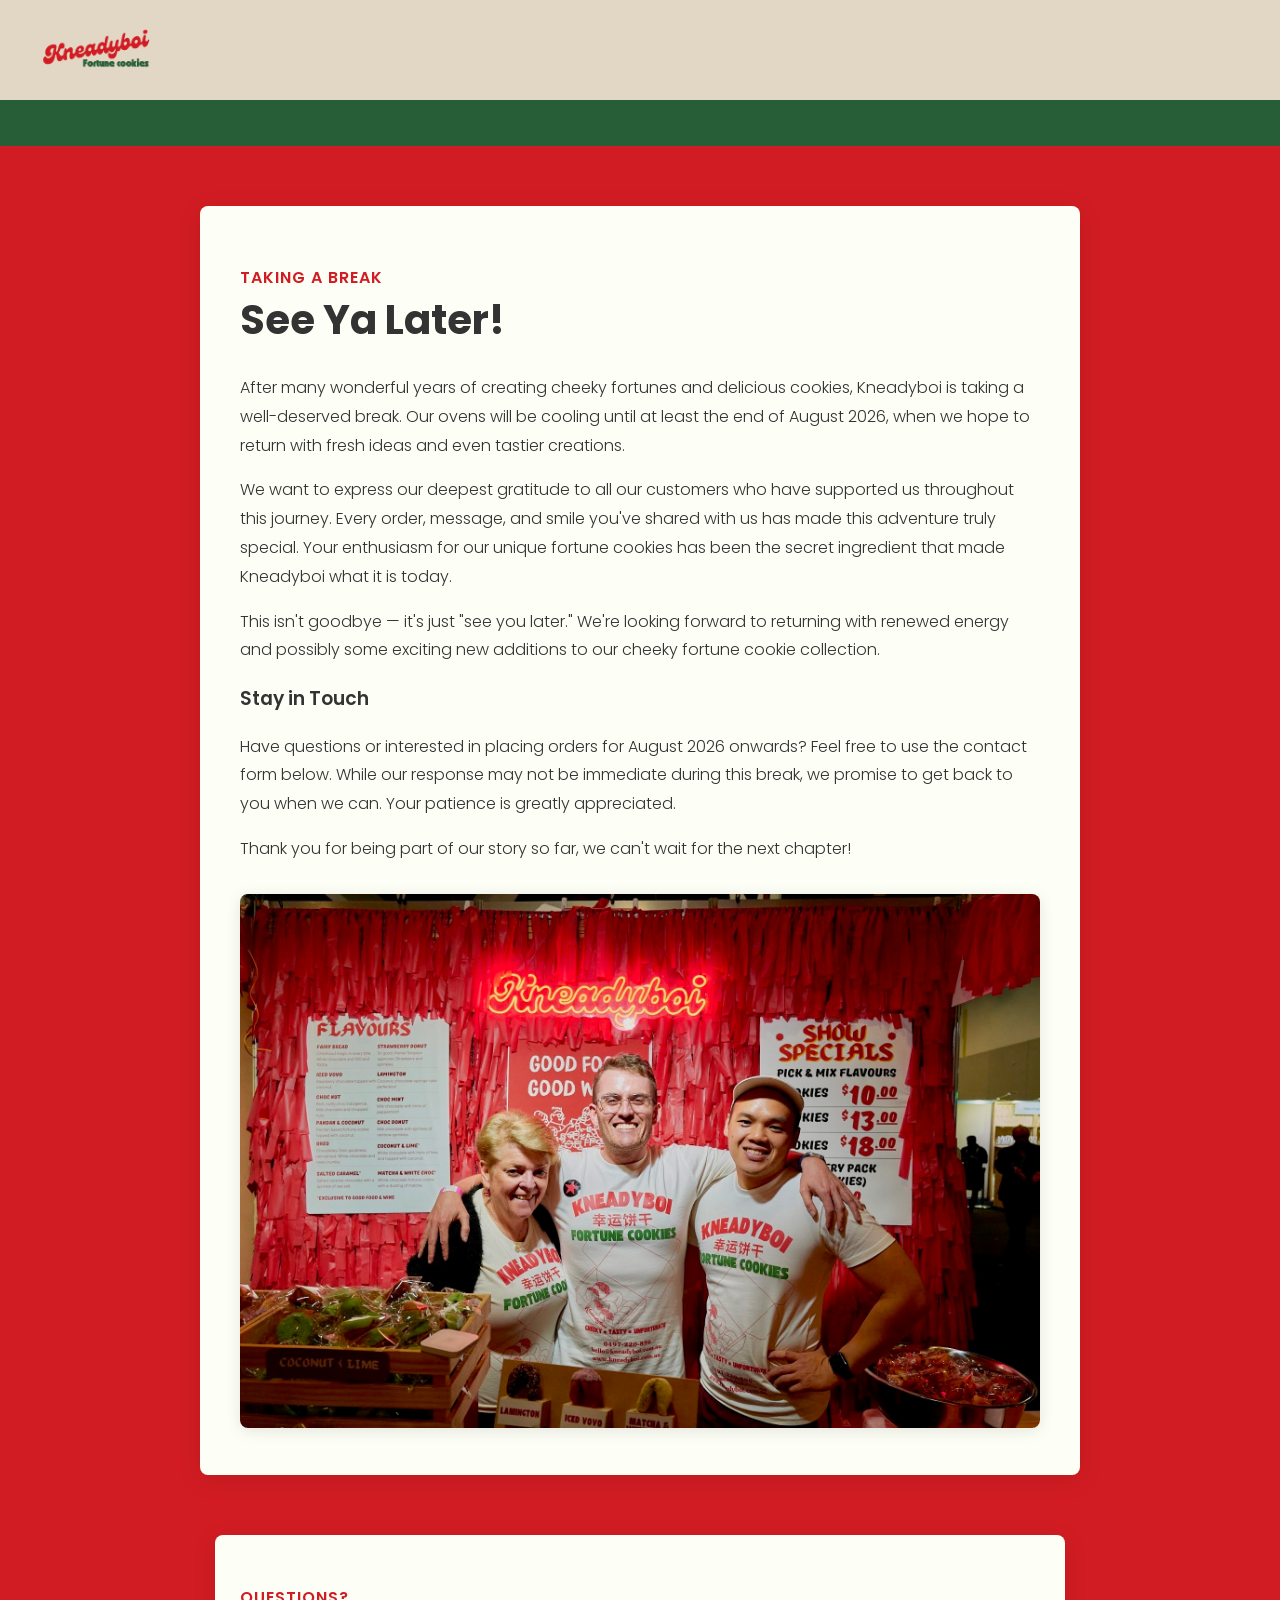
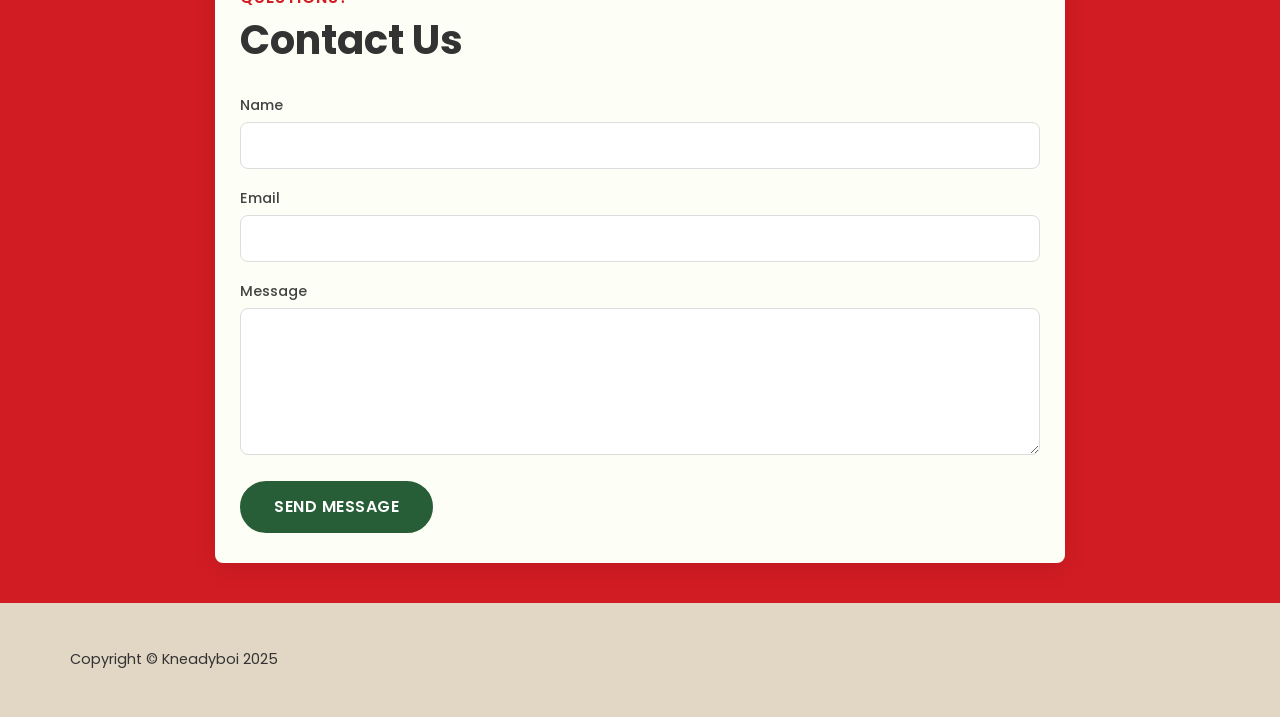
<file: index.html>
<!DOCTYPE html>
<html lang="en">
<head>
    <meta charset="utf-8" />
    <meta name="viewport" content="width=device-width, initial-scale=1, shrink-to-fit=no" />
    <meta name="description" content="After many wonderful years of creating cheeky fortunes and delicious cookies, Kneadyboi is taking a well-deserved break. We'll be back in August 2026." />
    <meta name="author" content="Kneadyboi" />
    <title>Kneadyboi - Thank You</title>
    <!-- Favicon-->
    <link rel="icon" type="image/x-icon" href="assets/favicon.ico" />
    <!-- Font Awesome icons -->
    <link href="https://cdnjs.cloudflare.com/ajax/libs/font-awesome/5.15.4/css/all.min.css" rel="stylesheet" />
    <!-- Google fonts-->
    <link href="https://fonts.googleapis.com/css2?family=Poppins:wght@300;400;500;600;700&display=swap" rel="stylesheet">
    <!-- Core CSS -->
    <link href="css/styles.css" rel="stylesheet" />
</head>
<body>
    <header>
        <div class="container">
            <div class="logo-area">
                <img src="assets/img/your-logo.png" alt="Kneadyboi Logo">
            </div>
        </div>
    </header>
    
    <!-- Green banner with scrolling text -->
    <div class="marquee-banner">
        <div class="marquee-content">
            Cheeky fortune cookies without the cheeky Chinese • Cheeky fortune cookies without the cheeky Chinese • 
            Cheeky fortune cookies without the cheeky Chinese • Cheeky fortune cookies without the cheeky Chinese •
            Cheeky fortune cookies without the cheeky Chinese • Cheeky fortune cookies without the cheeky Chinese •
        </div>
    </div>
    
    <!-- STAGE 3: Closed -->
    <section class="page-section hero-section">
        <div class="container">
            <div class="hero-content">
                <div class="message-box">
                    <h2 class="section-heading mb-4">
                        <span class="section-heading-upper">Taking a Break</span>
                        <span class="section-heading-lower">See Ya Later!</span>
                    </h2>
                    <p class="mb-3">After many wonderful years of creating cheeky fortunes and delicious cookies, Kneadyboi is taking a well-deserved break. Our ovens will be cooling until at least the end of August 2026, when we hope to return with fresh ideas and even tastier creations.</p>
                    
                    <p class="mb-3">We want to express our deepest gratitude to all our customers who have supported us throughout this journey. Every order, message, and smile you've shared with us has made this adventure truly special. Your enthusiasm for our unique fortune cookies has been the secret ingredient that made Kneadyboi what it is today.</p>
                    
                    <p class="mb-3">This isn't goodbye — it's just "see you later." We're looking forward to returning with renewed energy and possibly some exciting new additions to our cheeky fortune cookie collection.</p>
                    
                    <h3 class="mb-3 mt-4">Stay in Touch</h3>
                    <p class="mb-3">Have questions or interested in placing orders for August 2026 onwards? Feel free to use the contact form below. While our response may not be immediate during this break, we promise to get back to you when we can. Your patience is greatly appreciated.</p>
                    
                    <p class="mb-4">Thank you for being part of our story so far, we can't wait for the next chapter!</p>
                    
                    <div class="closing-image">
                        <img src="assets/img/thank-you.jpg" alt="Thank You" class="img-fluid rounded">
                    </div>
                </div>
            </div>
        </div>
    </section>

    <!-- Contact Form (Present in all stages) -->
    <section id="contact-form" class="page-section cta">
        <div class="container">
            <div class="contact-form">
                <h2 class="section-heading mb-4">
                    <span class="section-heading-upper">Questions?</span>
                    <span class="section-heading-lower">Contact Us</span>
                </h2>
                <!-- FormSubmit integration with anti-spam protection -->
                <form action="https://formsubmit.co/hello@kneadyboi.com.au" method="POST">
                    <!-- Anti-spam honeypot field -->
                    <input type="text" name="_honey" style="display:none">
                    <!-- Disable captcha -->
                    <input type="hidden" name="_captcha" value="false">
                    <!-- Custom subject line -->
                    <input type="hidden" name="_subject" value="New message from Kneadyboi website">
                    <!-- Custom thank you page redirect -->
                    <input type="hidden" name="_next" value="https://kneadyboi.com.au/thanks.html">
                    
                    <div class="form-group">
                        <label for="name">Name</label>
                        <input type="text" class="form-control" id="name" name="name" required>
                    </div>
                    <div class="form-group">
                        <label for="email">Email</label>
                        <input type="email" class="form-control" id="email" name="email" required>
                    </div>
                    <div class="form-group">
                        <label for="message">Message</label>
                        <textarea class="form-control" id="message" name="message" rows="5" required></textarea>
                    </div>
                    <button type="submit" class="btn btn-primary">Send Message</button>
                </form>
            </div>
        </div>
    </section>

    <footer class="footer text-faded text-center py-5">
        <div class="container">
            <p class="m-0 small">Copyright &copy; Kneadyboi 2025</p>
        </div>
    </footer>
    
    <!-- Cloudflare Web Analytics -->
    <script defer src='https://static.cloudflareinsights.com/beacon.min.js' data-cf-beacon='{"token": "YOUR_TOKEN_HERE"}'></script>
</body>
</html>
</file>
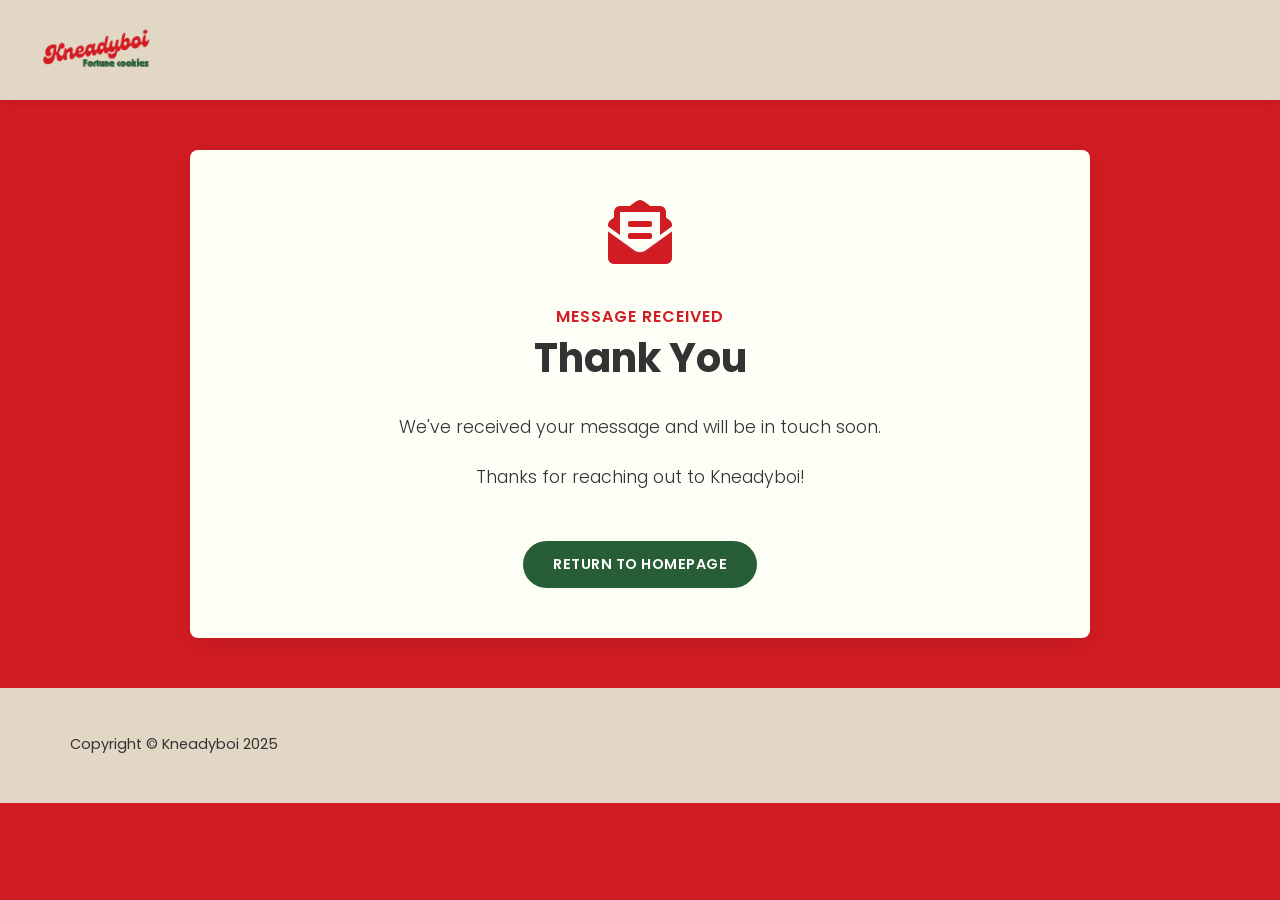
<file: thanks.html>
<!DOCTYPE html>
<html lang="en">
<head>
    <meta charset="utf-8" />
    <meta name="viewport" content="width=device-width, initial-scale=1, shrink-to-fit=no" />
    <meta name="description" content="Thank you for your message" />
    <meta name="author" content="Kneadyboi" />
    <title>Thank You - Message Received</title>
    <!-- Favicon-->
    <link rel="icon" type="image/x-icon" href="assets/favicon.ico" />
    <!-- Font Awesome icons -->
    <link href="https://cdnjs.cloudflare.com/ajax/libs/font-awesome/5.15.4/css/all.min.css" rel="stylesheet" />
    <!-- Google fonts-->
    <link href="https://fonts.googleapis.com/css2?family=Poppins:wght@300;400;500;600;700&display=swap" rel="stylesheet">
    <!-- Core CSS -->
    <link href="css/styles.css" rel="stylesheet" />
    <style>
        .thank-you-section {
            background-color: #FDFFF6;
            padding: 50px;
            margin: 50px auto;
            max-width: 800px;
            border-radius: 8px;
            text-align: center;
            box-shadow: 0 5px 25px rgba(0, 0, 0, 0.1);
        }
        
        .thank-you-section i {
            font-size: 4rem;
            color: #D21C23;
            margin-bottom: 20px;
        }
        
        .return-link {
            display: inline-block;
            margin-top: 30px;
            background-color: #285E37;
            color: white;
            padding: 12px 30px;
            border-radius: 30px;
            text-decoration: none;
            font-weight: 600;
            font-family: 'Poppins', sans-serif;
            transition: all 0.2s ease-in-out;
            text-transform: uppercase;
            letter-spacing: 0.5px;
            font-size: 0.9rem;
        }
        
        .return-link:hover {
            background-color: #1c4628;
            transform: translateY(-2px);
            box-shadow: 0 4px 10px rgba(40, 94, 55, 0.3);
        }
        
        p {
            font-family: 'Poppins', sans-serif;
            font-weight: 300;
            font-size: 1.1rem;
            line-height: 1.8;
        }
    </style>
</head>
<body>
    <header>
        <div class="container">
            <div class="logo-area">
                <img src="assets/img/your-logo.png" alt="Kneadyboi Logo">
            </div>
        </div>
    </header>
    
    <section class="page-section">
        <div class="container">
            <div class="thank-you-section">
                <i class="fas fa-envelope-open-text"></i>
                <h2 class="section-heading mb-4">
                    <span class="section-heading-upper">Message Received</span>
                    <span class="section-heading-lower">Thank You</span>
                </h2>
                <p class="mb-3">We've received your message and will be in touch soon.</p>
                <p class="mb-3">Thanks for reaching out to Kneadyboi!</p>
                <a href="index.html" class="return-link">Return to Homepage</a>
            </div>
        </div>
    </section>

    <footer class="footer text-faded text-center py-5">
        <div class="container">
            <p class="m-0 small">Copyright &copy; Kneadyboi 2025</p>
        </div>
    </footer>
    <!-- Cloudflare Web Analytics --><script defer src='https://static.cloudflareinsights.com/beacon.min.js' data-cf-beacon='{"token": "168de34065cd4ad79f070caa1b43a150"}'></script><!-- End Cloudflare Web Analytics -->
</body>
</html>
</file>
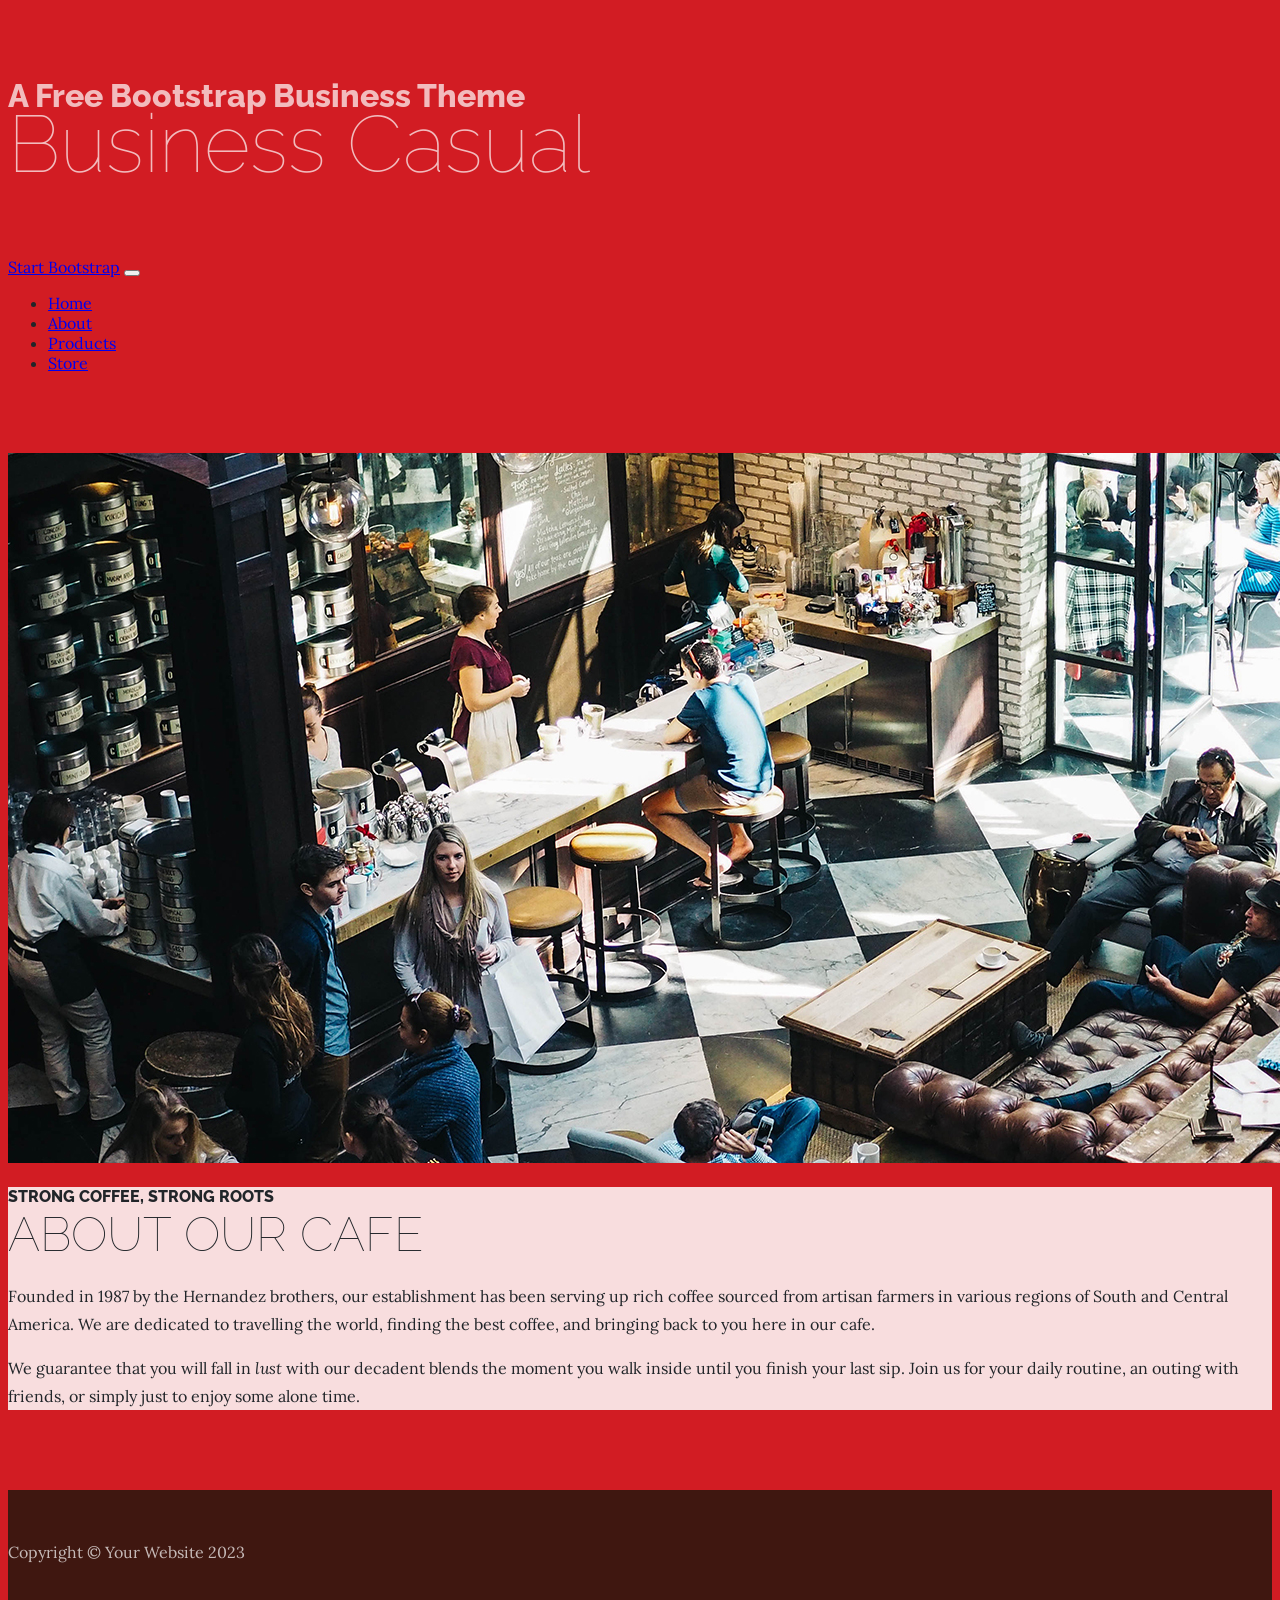
<file: startbootstrap-business-casual-master/dist/about.html>
<!DOCTYPE html>
<html lang="en">
    <head>
        <meta charset="utf-8" />
        <meta name="viewport" content="width=device-width, initial-scale=1, shrink-to-fit=no" />
        <meta name="description" content="" />
        <meta name="author" content="" />
        <title>Business Casual - Start Bootstrap Theme</title>
        <link rel="icon" type="image/x-icon" href="assets/favicon.ico" />
        <!-- Google fonts-->
        <link href="https://fonts.googleapis.com/css?family=Raleway:100,100i,200,200i,300,300i,400,400i,500,500i,600,600i,700,700i,800,800i,900,900i" rel="stylesheet" />
        <link href="https://fonts.googleapis.com/css?family=Lora:400,400i,700,700i" rel="stylesheet" />
        <!-- Core theme CSS (includes Bootstrap)-->
        <link href="css/styles.css" rel="stylesheet" />
    </head>
    <body>
        <header>
            <h1 class="site-heading text-center text-faded d-none d-lg-block">
                <span class="site-heading-upper text-primary mb-3">A Free Bootstrap Business Theme</span>
                <span class="site-heading-lower">Business Casual</span>
            </h1>
        </header>
        <!-- Navigation-->
        <nav class="navbar navbar-expand-lg navbar-dark py-lg-4" id="mainNav">
            <div class="container">
                <a class="navbar-brand text-uppercase fw-bold d-lg-none" href="index.html">Start Bootstrap</a>
                <button class="navbar-toggler" type="button" data-bs-toggle="collapse" data-bs-target="#navbarSupportedContent" aria-controls="navbarSupportedContent" aria-expanded="false" aria-label="Toggle navigation"><span class="navbar-toggler-icon"></span></button>
                <div class="collapse navbar-collapse" id="navbarSupportedContent">
                    <ul class="navbar-nav mx-auto">
                        <li class="nav-item px-lg-4"><a class="nav-link text-uppercase" href="index.html">Home</a></li>
                        <li class="nav-item px-lg-4"><a class="nav-link text-uppercase" href="about.html">About</a></li>
                        <li class="nav-item px-lg-4"><a class="nav-link text-uppercase" href="products.html">Products</a></li>
                        <li class="nav-item px-lg-4"><a class="nav-link text-uppercase" href="store.html">Store</a></li>
                    </ul>
                </div>
            </div>
        </nav>
        <section class="page-section about-heading">
            <div class="container">
                <img class="img-fluid rounded about-heading-img mb-3 mb-lg-0" src="assets/img/about.jpg" alt="..." />
                <div class="about-heading-content">
                    <div class="row">
                        <div class="col-xl-9 col-lg-10 mx-auto">
                            <div class="bg-faded rounded p-5">
                                <h2 class="section-heading mb-4">
                                    <span class="section-heading-upper">Strong Coffee, Strong Roots</span>
                                    <span class="section-heading-lower">About Our Cafe</span>
                                </h2>
                                <p>Founded in 1987 by the Hernandez brothers, our establishment has been serving up rich coffee sourced from artisan farmers in various regions of South and Central America. We are dedicated to travelling the world, finding the best coffee, and bringing back to you here in our cafe.</p>
                                <p class="mb-0">
                                    We guarantee that you will fall in
                                    <em>lust</em>
                                    with our decadent blends the moment you walk inside until you finish your last sip. Join us for your daily routine, an outing with friends, or simply just to enjoy some alone time.
                                </p>
                            </div>
                        </div>
                    </div>
                </div>
            </div>
        </section>
        <footer class="footer text-faded text-center py-5">
            <div class="container"><p class="m-0 small">Copyright &copy; Your Website 2023</p></div>
        </footer>
        <!-- Bootstrap core JS-->
        <script src="https://cdn.jsdelivr.net/npm/bootstrap@5.2.3/dist/js/bootstrap.bundle.min.js"></script>
        <!-- Core theme JS-->
        <script src="js/scripts.js"></script>
    </body>
</html>
</file>
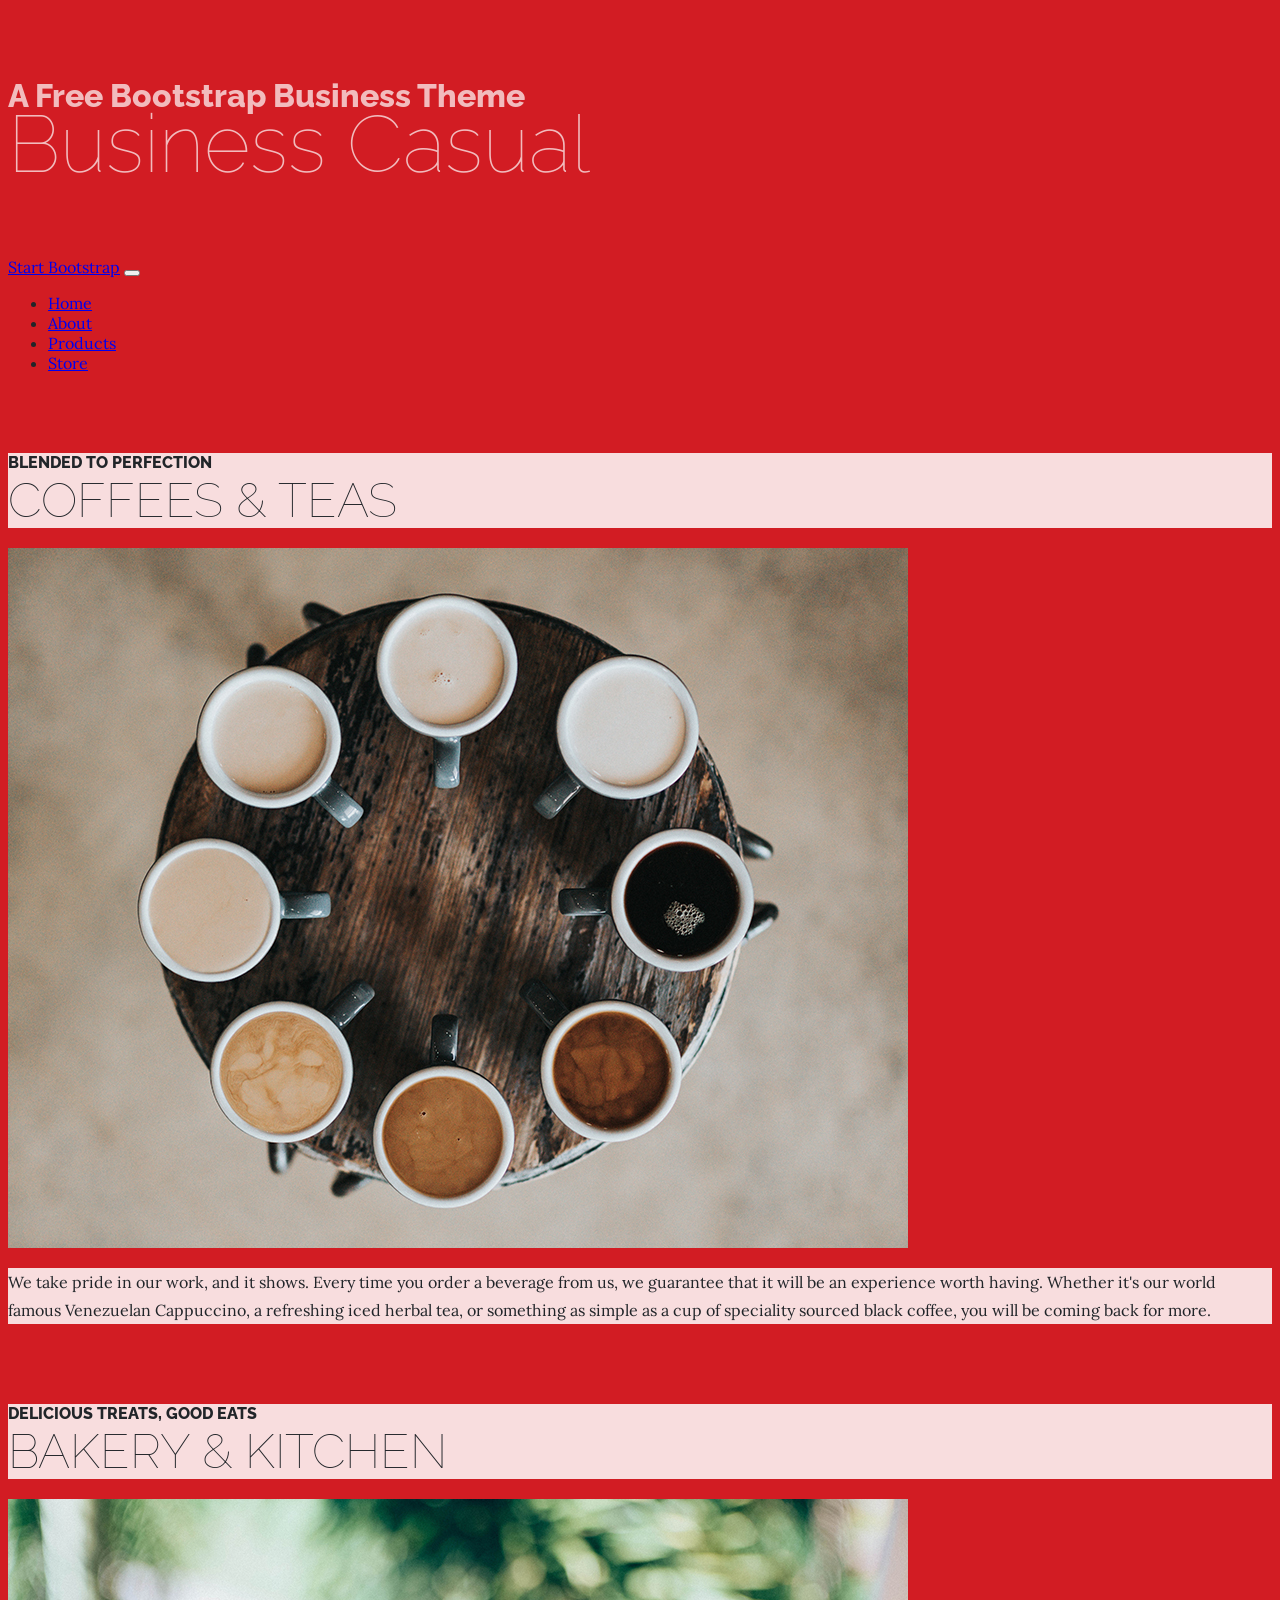
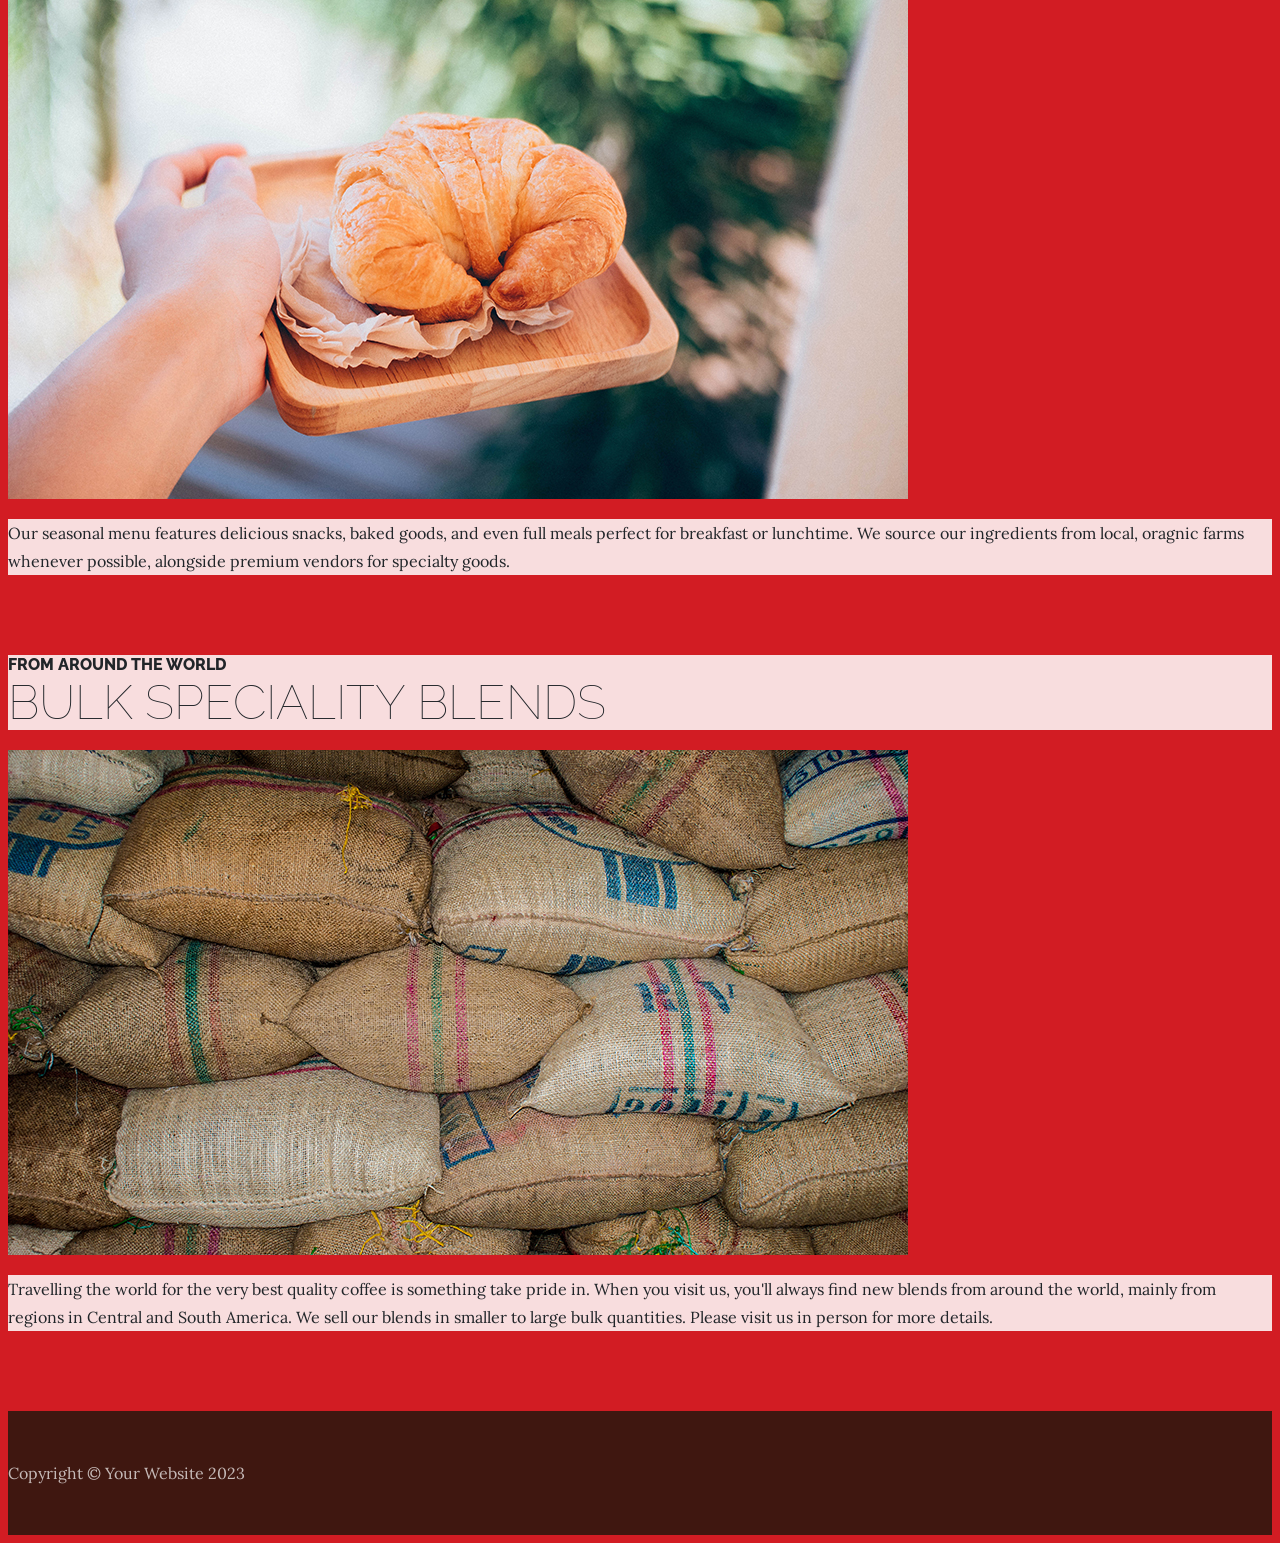
<file: startbootstrap-business-casual-master/dist/products.html>
<!DOCTYPE html>
<html lang="en">
    <head>
        <meta charset="utf-8" />
        <meta name="viewport" content="width=device-width, initial-scale=1, shrink-to-fit=no" />
        <meta name="description" content="" />
        <meta name="author" content="" />
        <title>Business Casual - Start Bootstrap Theme</title>
        <link rel="icon" type="image/x-icon" href="assets/favicon.ico" />
        <!-- Google fonts-->
        <link href="https://fonts.googleapis.com/css?family=Raleway:100,100i,200,200i,300,300i,400,400i,500,500i,600,600i,700,700i,800,800i,900,900i" rel="stylesheet" />
        <link href="https://fonts.googleapis.com/css?family=Lora:400,400i,700,700i" rel="stylesheet" />
        <!-- Core theme CSS (includes Bootstrap)-->
        <link href="css/styles.css" rel="stylesheet" />
    </head>
    <body>
        <header>
            <h1 class="site-heading text-center text-faded d-none d-lg-block">
                <span class="site-heading-upper text-primary mb-3">A Free Bootstrap Business Theme</span>
                <span class="site-heading-lower">Business Casual</span>
            </h1>
        </header>
        <!-- Navigation-->
        <nav class="navbar navbar-expand-lg navbar-dark py-lg-4" id="mainNav">
            <div class="container">
                <a class="navbar-brand text-uppercase fw-bold d-lg-none" href="index.html">Start Bootstrap</a>
                <button class="navbar-toggler" type="button" data-bs-toggle="collapse" data-bs-target="#navbarSupportedContent" aria-controls="navbarSupportedContent" aria-expanded="false" aria-label="Toggle navigation"><span class="navbar-toggler-icon"></span></button>
                <div class="collapse navbar-collapse" id="navbarSupportedContent">
                    <ul class="navbar-nav mx-auto">
                        <li class="nav-item px-lg-4"><a class="nav-link text-uppercase" href="index.html">Home</a></li>
                        <li class="nav-item px-lg-4"><a class="nav-link text-uppercase" href="about.html">About</a></li>
                        <li class="nav-item px-lg-4"><a class="nav-link text-uppercase" href="products.html">Products</a></li>
                        <li class="nav-item px-lg-4"><a class="nav-link text-uppercase" href="store.html">Store</a></li>
                    </ul>
                </div>
            </div>
        </nav>
        <section class="page-section">
            <div class="container">
                <div class="product-item">
                    <div class="product-item-title d-flex">
                        <div class="bg-faded p-5 d-flex ms-auto rounded">
                            <h2 class="section-heading mb-0">
                                <span class="section-heading-upper">Blended to Perfection</span>
                                <span class="section-heading-lower">Coffees & Teas</span>
                            </h2>
                        </div>
                    </div>
                    <img class="product-item-img mx-auto d-flex rounded img-fluid mb-3 mb-lg-0" src="assets/img/products-01.jpg" alt="..." />
                    <div class="product-item-description d-flex me-auto">
                        <div class="bg-faded p-5 rounded"><p class="mb-0">We take pride in our work, and it shows. Every time you order a beverage from us, we guarantee that it will be an experience worth having. Whether it's our world famous Venezuelan Cappuccino, a refreshing iced herbal tea, or something as simple as a cup of speciality sourced black coffee, you will be coming back for more.</p></div>
                    </div>
                </div>
            </div>
        </section>
        <section class="page-section">
            <div class="container">
                <div class="product-item">
                    <div class="product-item-title d-flex">
                        <div class="bg-faded p-5 d-flex me-auto rounded">
                            <h2 class="section-heading mb-0">
                                <span class="section-heading-upper">Delicious Treats, Good Eats</span>
                                <span class="section-heading-lower">Bakery & Kitchen</span>
                            </h2>
                        </div>
                    </div>
                    <img class="product-item-img mx-auto d-flex rounded img-fluid mb-3 mb-lg-0" src="assets/img/products-02.jpg" alt="..." />
                    <div class="product-item-description d-flex ms-auto">
                        <div class="bg-faded p-5 rounded"><p class="mb-0">Our seasonal menu features delicious snacks, baked goods, and even full meals perfect for breakfast or lunchtime. We source our ingredients from local, oragnic farms whenever possible, alongside premium vendors for specialty goods.</p></div>
                    </div>
                </div>
            </div>
        </section>
        <section class="page-section">
            <div class="container">
                <div class="product-item">
                    <div class="product-item-title d-flex">
                        <div class="bg-faded p-5 d-flex ms-auto rounded">
                            <h2 class="section-heading mb-0">
                                <span class="section-heading-upper">From Around the World</span>
                                <span class="section-heading-lower">Bulk Speciality Blends</span>
                            </h2>
                        </div>
                    </div>
                    <img class="product-item-img mx-auto d-flex rounded img-fluid mb-3 mb-lg-0" src="assets/img/products-03.jpg" alt="..." />
                    <div class="product-item-description d-flex me-auto">
                        <div class="bg-faded p-5 rounded"><p class="mb-0">Travelling the world for the very best quality coffee is something take pride in. When you visit us, you'll always find new blends from around the world, mainly from regions in Central and South America. We sell our blends in smaller to large bulk quantities. Please visit us in person for more details.</p></div>
                    </div>
                </div>
            </div>
        </section>
        <footer class="footer text-faded text-center py-5">
            <div class="container"><p class="m-0 small">Copyright &copy; Your Website 2023</p></div>
        </footer>
        <!-- Bootstrap core JS-->
        <script src="https://cdn.jsdelivr.net/npm/bootstrap@5.2.3/dist/js/bootstrap.bundle.min.js"></script>
        <!-- Core theme JS-->
        <script src="js/scripts.js"></script>
    </body>
</html>
</file>
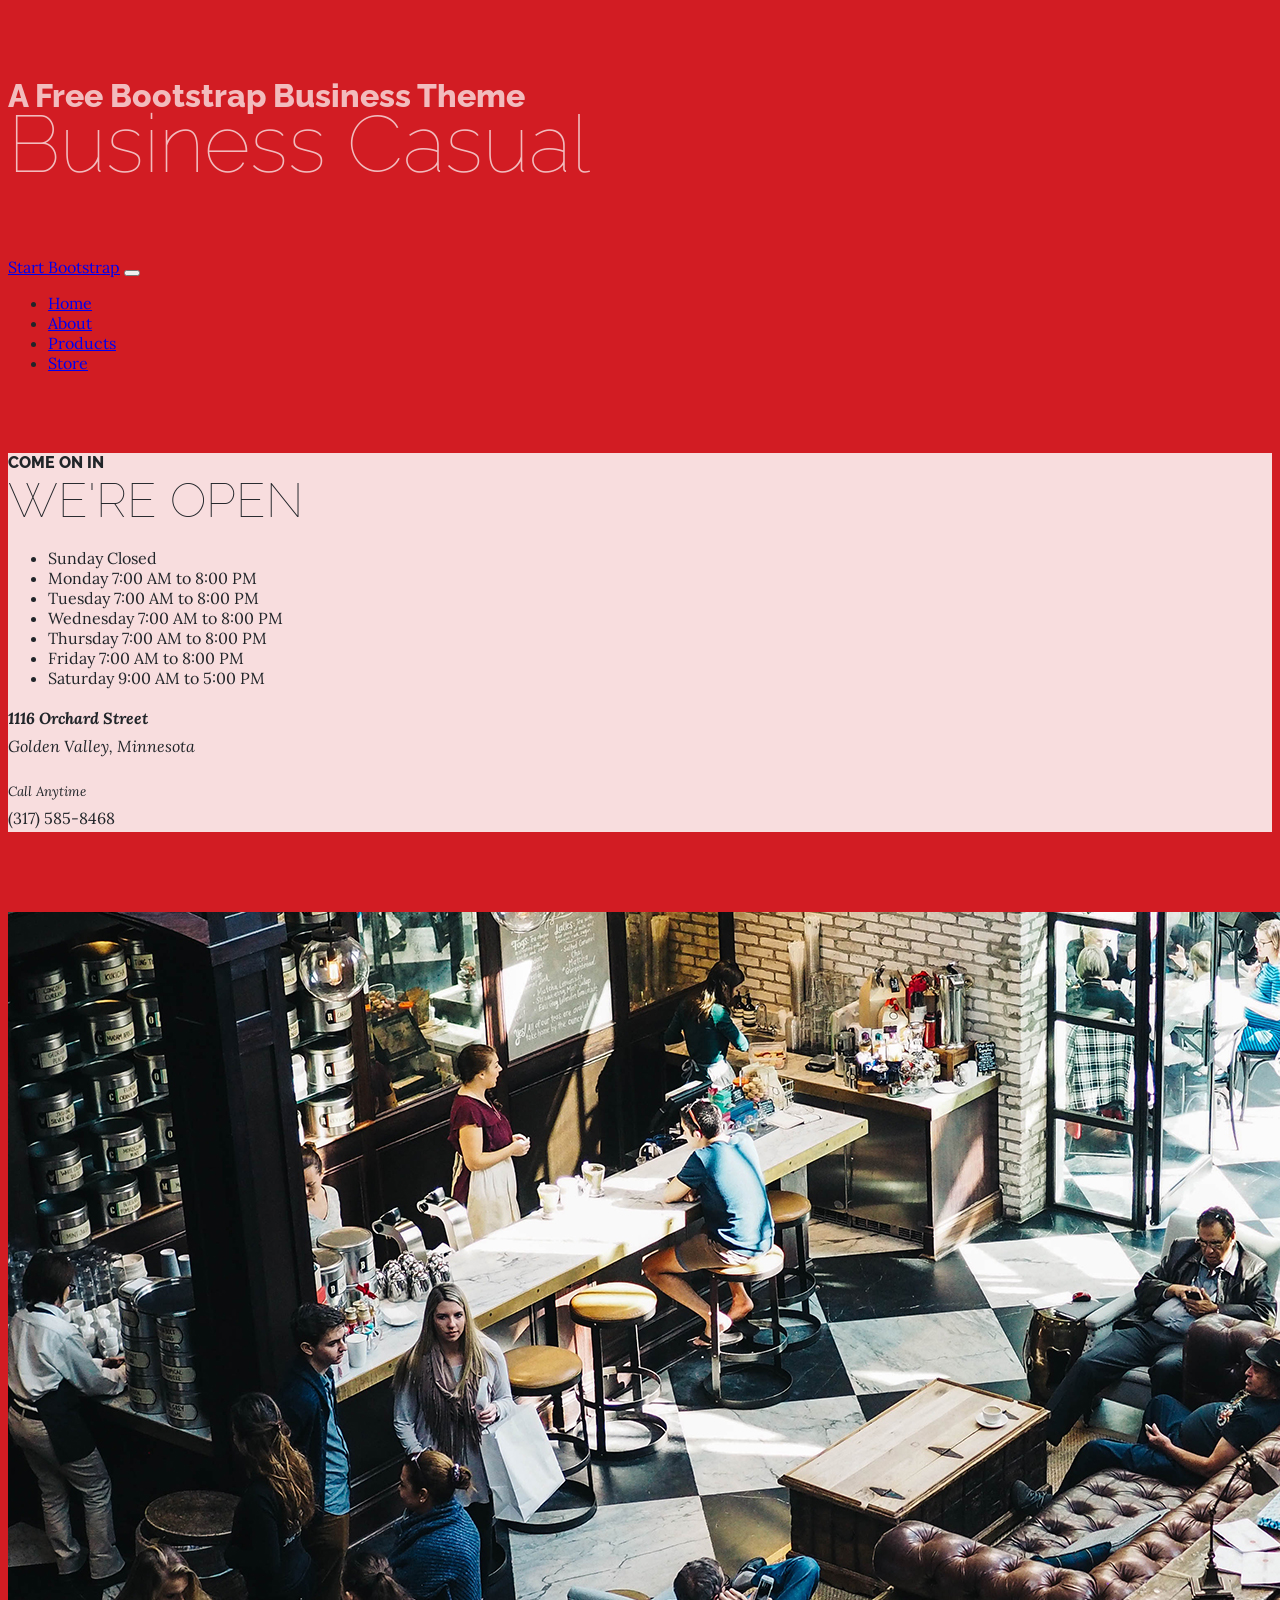
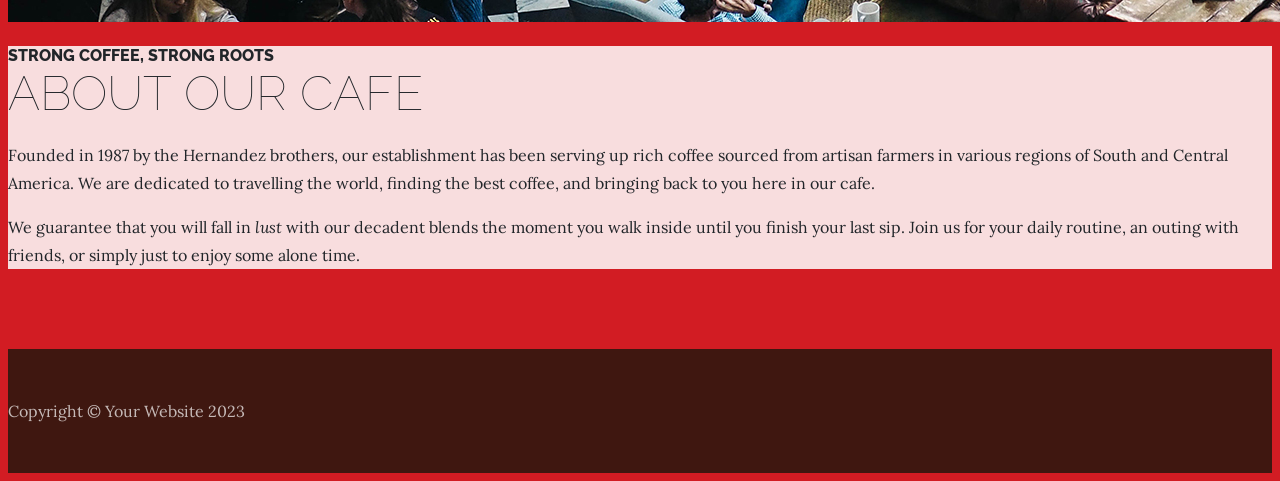
<file: startbootstrap-business-casual-master/dist/store.html>
<!DOCTYPE html>
<html lang="en">
    <head>
        <meta charset="utf-8" />
        <meta name="viewport" content="width=device-width, initial-scale=1, shrink-to-fit=no" />
        <meta name="description" content="" />
        <meta name="author" content="" />
        <title>Business Casual - Start Bootstrap Theme</title>
        <link rel="icon" type="image/x-icon" href="assets/favicon.ico" />
        <!-- Google fonts-->
        <link href="https://fonts.googleapis.com/css?family=Raleway:100,100i,200,200i,300,300i,400,400i,500,500i,600,600i,700,700i,800,800i,900,900i" rel="stylesheet" />
        <link href="https://fonts.googleapis.com/css?family=Lora:400,400i,700,700i" rel="stylesheet" />
        <!-- Core theme CSS (includes Bootstrap)-->
        <link href="css/styles.css" rel="stylesheet" />
    </head>
    <body>
        <header>
            <h1 class="site-heading text-center text-faded d-none d-lg-block">
                <span class="site-heading-upper text-primary mb-3">A Free Bootstrap Business Theme</span>
                <span class="site-heading-lower">Business Casual</span>
            </h1>
        </header>
        <!-- Navigation-->
        <nav class="navbar navbar-expand-lg navbar-dark py-lg-4" id="mainNav">
            <div class="container">
                <a class="navbar-brand text-uppercase fw-bold d-lg-none" href="index.html">Start Bootstrap</a>
                <button class="navbar-toggler" type="button" data-bs-toggle="collapse" data-bs-target="#navbarSupportedContent" aria-controls="navbarSupportedContent" aria-expanded="false" aria-label="Toggle navigation"><span class="navbar-toggler-icon"></span></button>
                <div class="collapse navbar-collapse" id="navbarSupportedContent">
                    <ul class="navbar-nav mx-auto">
                        <li class="nav-item px-lg-4"><a class="nav-link text-uppercase" href="index.html">Home</a></li>
                        <li class="nav-item px-lg-4"><a class="nav-link text-uppercase" href="about.html">About</a></li>
                        <li class="nav-item px-lg-4"><a class="nav-link text-uppercase" href="products.html">Products</a></li>
                        <li class="nav-item px-lg-4"><a class="nav-link text-uppercase" href="store.html">Store</a></li>
                    </ul>
                </div>
            </div>
        </nav>
        <section class="page-section cta">
            <div class="container">
                <div class="row">
                    <div class="col-xl-9 mx-auto">
                        <div class="cta-inner bg-faded text-center rounded">
                            <h2 class="section-heading mb-5">
                                <span class="section-heading-upper">Come On In</span>
                                <span class="section-heading-lower">We're Open</span>
                            </h2>
                            <ul class="list-unstyled list-hours mb-5 text-left mx-auto">
                                <li class="list-unstyled-item list-hours-item d-flex">
                                    Sunday
                                    <span class="ms-auto">Closed</span>
                                </li>
                                <li class="list-unstyled-item list-hours-item d-flex">
                                    Monday
                                    <span class="ms-auto">7:00 AM to 8:00 PM</span>
                                </li>
                                <li class="list-unstyled-item list-hours-item d-flex">
                                    Tuesday
                                    <span class="ms-auto">7:00 AM to 8:00 PM</span>
                                </li>
                                <li class="list-unstyled-item list-hours-item d-flex">
                                    Wednesday
                                    <span class="ms-auto">7:00 AM to 8:00 PM</span>
                                </li>
                                <li class="list-unstyled-item list-hours-item d-flex">
                                    Thursday
                                    <span class="ms-auto">7:00 AM to 8:00 PM</span>
                                </li>
                                <li class="list-unstyled-item list-hours-item d-flex">
                                    Friday
                                    <span class="ms-auto">7:00 AM to 8:00 PM</span>
                                </li>
                                <li class="list-unstyled-item list-hours-item d-flex">
                                    Saturday
                                    <span class="ms-auto">9:00 AM to 5:00 PM</span>
                                </li>
                            </ul>
                            <p class="address mb-5">
                                <em>
                                    <strong>1116 Orchard Street</strong>
                                    <br />
                                    Golden Valley, Minnesota
                                </em>
                            </p>
                            <p class="mb-0">
                                <small><em>Call Anytime</em></small>
                                <br />
                                (317) 585-8468
                            </p>
                        </div>
                    </div>
                </div>
            </div>
        </section>
        <section class="page-section about-heading">
            <div class="container">
                <img class="img-fluid rounded about-heading-img mb-3 mb-lg-0" src="assets/img/about.jpg" alt="..." />
                <div class="about-heading-content">
                    <div class="row">
                        <div class="col-xl-9 col-lg-10 mx-auto">
                            <div class="bg-faded rounded p-5">
                                <h2 class="section-heading mb-4">
                                    <span class="section-heading-upper">Strong Coffee, Strong Roots</span>
                                    <span class="section-heading-lower">About Our Cafe</span>
                                </h2>
                                <p>Founded in 1987 by the Hernandez brothers, our establishment has been serving up rich coffee sourced from artisan farmers in various regions of South and Central America. We are dedicated to travelling the world, finding the best coffee, and bringing back to you here in our cafe.</p>
                                <p class="mb-0">
                                    We guarantee that you will fall in
                                    <em>lust</em>
                                    with our decadent blends the moment you walk inside until you finish your last sip. Join us for your daily routine, an outing with friends, or simply just to enjoy some alone time.
                                </p>
                            </div>
                        </div>
                    </div>
                </div>
            </div>
        </section>
        <footer class="footer text-faded text-center py-5">
            <div class="container"><p class="m-0 small">Copyright &copy; Your Website 2023</p></div>
        </footer>
        <!-- Bootstrap core JS-->
        <script src="https://cdn.jsdelivr.net/npm/bootstrap@5.2.3/dist/js/bootstrap.bundle.min.js"></script>
        <!-- Core theme JS-->
        <script src="js/scripts.js"></script>
    </body>
</html>
</file>
<file: css/styles.css>
/* Kneadyboi Brand Styles - Updated to match current website */
:root {
  --primary-red: #D21C23;
  --primary-green: #285E37;
  --beige: #E2D6C5;
  --gold: #FBA406;
  --off-white: #FDFFF6;
  --dark-gray: #333333;
}

body {
  font-family: 'Poppins', 'Lora', sans-serif;
  background-color: var(--primary-red);
  color: var(--dark-gray);
  margin: 0;
  padding: 0;
  line-height: 1.6;
}

h1, h2, h3, h4, h5, h6 {
  font-family: 'Poppins', sans-serif;
  font-weight: 600;
}

p {
  line-height: 1.8;
  font-weight: 300;
}

.container {
  max-width: 1140px;
  margin: 0 auto;
  padding: 0 15px;
}

/* Header / Logo area */
header {
  background-color: var(--beige);
  width: 100%;
  padding: 0;
  margin: 0;
  box-shadow: 0 2px 10px rgba(0, 0, 0, 0.1);
}

header .container {
  width: 100%;
  max-width: 100%;
  padding: 0;
  margin: 0;
}

.logo-area {
  padding: 15px 20px;
  text-align: left;
  background-color: var(--beige);
  display: flex;
  align-items: center;
}

.logo-area img {
  max-height: 70px;
  margin-left: 15px;
}

/* Green banner with scrolling text */
.marquee-banner {
  background-color: var(--primary-green);
  color: white;
  overflow: hidden;
  white-space: nowrap;
  padding: 10px 0;
  width: 100%;
}

.marquee-content {
  display: inline-block;
  padding-left: 100%;
  animation: marquee 30s linear infinite;
  font-size: 14px;
  font-weight: 500;
  letter-spacing: 0.5px;
}

@keyframes marquee {
  0% { transform: translate(0, 0); }
  100% { transform: translate(-100%, 0); }
}

/* Section Headings - Kneadyboi style */
.section-heading {
  margin-bottom: 30px;
}

.section-heading-upper {
  display: block;
  font-size: 1rem;
  font-weight: 600;
  margin-bottom: 5px;
  font-family: 'Poppins', sans-serif;
  letter-spacing: 1px;
  text-transform: uppercase;
  color: var(--primary-red);
}

.section-heading-lower {
  display: block;
  font-size: 2.5rem;
  font-weight: 700;
  line-height: 1.2;
  font-family: 'Poppins', sans-serif;
  color: var(--dark-gray);
}

/* Hero Section */
.hero-section {
  margin: 30px 0;
  padding: 0;
  border-radius: 8px;
  overflow: hidden;
}

.hero-content {
  display: flex;
  min-height: 400px;
  justify-content: center;
}

.message-box {
  background-color: var(--off-white);
  padding: 40px;
  max-width: 800px;
  margin: 30px auto;
  position: relative;
  box-shadow: 0 5px 25px rgba(0, 0, 0, 0.1);
  border-radius: 8px;
}

.teaser-image, .closing-image {
  margin-top: 30px;
  text-align: center;
}

.teaser-image img, .closing-image img {
  max-width: 100%;
  height: auto;
  border-radius: 8px;
  box-shadow: 0 3px 15px rgba(0, 0, 0, 0.1);
}

/* Stage 2: Closing Down Sale Specific Styles */
.sale-badge {
  position: absolute;
  top: -15px;
  right: -15px;
  background-color: var(--primary-red);
  color: white;
  padding: 12px 24px;
  font-weight: bold;
  border-radius: 30px;
  font-family: 'Poppins', sans-serif;
  transform: rotate(5deg);
  box-shadow: 0 3px 10px rgba(0, 0, 0, 0.2);
  font-size: 1rem;
  text-transform: uppercase;
  letter-spacing: 1px;
}

.product-details {
  margin-top: 30px;
  padding: 25px 0;
  border-top: 2px solid rgba(0, 0, 0, 0.05);
  border-bottom: 2px solid rgba(0, 0, 0, 0.05);
  display: flex;
  flex-wrap: wrap;
  gap: 30px;
  align-items: center;
}

.product-image {
  flex: 1;
  min-width: 250px;
  text-align: center;
}

.product-image img {
  max-width: 100%;
  height: auto;
  border-radius: 8px;
  box-shadow: 0 3px 15px rgba(0, 0, 0, 0.1);
}

.price-box {
  flex: 1;
  min-width: 250px;
}

.price-original {
  font-size: 1.5rem;
  text-decoration: line-through;
  color: #888;
  display: block;
  font-weight: 300;
}

.price {
  font-size: 3rem;
  font-weight: 700;
  color: var(--primary-red);
  margin-right: 10px;
  font-family: 'Poppins', sans-serif;
}

.unit {
  font-size: 1.1rem;
  color: #555;
  font-weight: 400;
}

.shipping-info {
  font-size: 0.9rem;
  margin-top: 8px;
  color: #666;
  font-style: italic;
}

.product-features {
  margin-top: 25px;
  flex: 1 1 100%;
}

.product-features ul {
  list-style: none;
  padding-left: 0;
  margin-bottom: 25px;
  display: flex;
  flex-wrap: wrap;
}

.product-features li {
  margin-bottom: 12px;
  font-size: 1.1rem;
  flex: 1 1 250px;
  padding-left: 30px;
  position: relative;
  font-weight: 300;
}

.product-features i {
  color: var(--primary-green);
  margin-right: 10px;
  position: absolute;
  left: 0;
  top: 5px;
}

.buy-button {
  margin-top: 35px;
  text-align: center;
}

.btn {
  display: inline-block;
  font-weight: 500;
  text-align: center;
  vertical-align: middle;
  cursor: pointer;
  background-color: transparent;
  border: 2px solid transparent;
  padding: 0.5rem 1.5rem;
  font-size: 1rem;
  line-height: 1.5;
  border-radius: 30px;
  transition: all 0.2s ease-in-out;
  text-decoration: none;
  font-family: 'Poppins', sans-serif;
  letter-spacing: 0.5px;
}

.btn-primary {
  background-color: var(--primary-green);
  border-color: var(--primary-green);
  color: white;
  padding: 0.75rem 2rem;
  font-weight: 600;
  text-transform: uppercase;
}

.btn-primary:hover {
  background-color: #1c4628;
  border-color: #1c4628;
  transform: translateY(-2px);
  box-shadow: 0 4px 10px rgba(40, 94, 55, 0.3);
}

.btn-lg {
  padding: 0.85rem 3rem;
  font-size: 1.1rem;
}

/* Contact Form - Mobile Optimized */
.contact-form {
  background-color: var(--off-white);
  padding: 30px 25px;
  margin: 30px auto;
  max-width: 800px;
  border-radius: 8px;
  box-shadow: 0 5px 25px rgba(0, 0, 0, 0.1);
}

/* Smaller spacing for mobile */
.form-group {
  margin-bottom: 18px;
}

/* Optimize form fields size */
.form-control {
  width: 100%;
  padding: 10px 12px;
  border-radius: 8px;
  border: 1px solid #ddd;
  font-family: 'Poppins', sans-serif;
  background-color: white;
  font-size: 16px; /* Prevents zoom on mobile */
  transition: border-color 0.2s, box-shadow 0.2s;
  box-sizing: border-box; /* Ensures padding doesn't add to width */
  max-width: 100%; /* Prevents overflow */
}

.form-control:focus {
  border-color: var(--primary-green);
  outline: none;
  box-shadow: 0 0 0 3px rgba(40, 94, 55, 0.1);
}

/* Smaller labels */
label {
  display: block;
  margin-bottom: 5px;
  font-weight: 500;
  color: #444;
  font-family: 'Poppins', sans-serif;
  font-size: 0.9rem;
}

/* Smaller text area */
textarea.form-control {
  min-height: 90px;
  resize: vertical;
  max-height: 150px;
}

/* Footer */
.footer {
  background-color: var(--beige);
  color: var(--dark-gray);
  padding: 30px 0;
  margin-top: 40px;
}

.footer p {
  font-family: 'Poppins', sans-serif;
  font-weight: 400;
  font-size: 0.9rem;
}

/* Mobile optimization */
@media (max-width: 768px) {
  .marquee-content {
    animation-duration: 15s; /* Faster on mobile */
    font-size: 12px;
  }
  
  .hero-content {
    min-height: auto;
  }
  
  .message-box {
    padding: 25px;
    margin: 15px;
  }
  
  .contact-form {
    padding: 25px;
  }
  
  .sale-badge {
    padding: 8px 16px;
    font-size: 0.9rem;
  }
  
  /* Compact button for mobile */
  .btn {
    padding: 8px 20px;
    font-size: 0.9rem;
  }
}

/* Additional mobile optimizations */
@media (max-width: 576px) {
  .message-box {
    padding: 25px 20px;
    margin: 15px 10px;
    border-radius: 12px;
  }
  
  .section-heading-lower {
    font-size: 2rem;
    line-height: 1.3;
  }
  
  .contact-form {
    padding: 20px 15px;
    margin: 15px 5px;
  }
  
  /* Better touch targets for mobile */
  .btn {
    padding: 12px 24px;
    min-height: 44px; /* Better for touch */
  }
  
  /* Optimize form fields for mobile */
  .form-control {
    padding: 8px 10px;
  }
  
  textarea.form-control {
    min-height: 80px;
  }
  
  .logo-area img {
    max-height: 50px;
  }
  
  .price {
    font-size: 2.2rem;
  }
}
/* Add this to your styles.css file */
.shipping-notice {
  background-color: var(--primary-red);
  color: white;
  padding: 12px 20px;
  border-radius: 8px;
  margin-bottom: 20px;
  font-weight: 500;
  font-size: 1rem;
  text-align: center;
  box-shadow: 0 3px 10px rgba(0, 0, 0, 0.1);
}

/* Mobile responsiveness for the shipping notice */
@media (max-width: 576px) {
  .shipping-notice {
    font-size: 0.9rem;
    padding: 10px 15px;
  }
}
/* Add these styles to your styles.css file */
#stage-3 h3 {
  font-family: 'Poppins', sans-serif;
  font-weight: 600;
  font-size: 1.5rem;
  color: var(--primary-green);
  margin-top: 30px;
}

#stage-3 .closing-image {
  margin-top: 40px;
}

#stage-3 .message-box {
  padding: 50px;
}

/* Mobile responsiveness for Stage 3 */
@media (max-width: 768px) {
  #stage-3 .message-box {
    padding: 30px;
  }
  
  #stage-3 h3 {
    font-size: 1.3rem;
    margin-top: 25px;
  }
}

@media (max-width: 576px) {
  #stage-3 .message-box {
    padding: 25px;
  }
  
  #stage-3 h3 {
    font-size: 1.2rem;
    margin-top: 20px;
  }
}
</file>
<file: startbootstrap-business-casual-master/dist/css/styles.css>
/* This file contains essential styles plus our custom modifications */

/* Base styles from Business Casual theme - keep what's needed */
body {
  font-family: 'Lora';
  background-color: #D21C23; /* Your custom background color */
  background-image: none; /* Remove default background image */
  color: #212529;
}

h1,
h2,
h3,
h4,
h5,
h6 {
  font-family: 'Raleway';
}

p {
  line-height: 1.75;
}

.text-faded {
  color: rgba(255, 255, 255, 0.7);
}

.site-heading {
  margin-top: 5rem;
  margin-bottom: 5rem;
  line-height: 1;
}

.site-heading .site-heading-upper {
  display: block;
  font-size: 2rem;
  font-weight: 800;
}

.site-heading .site-heading-lower {
  font-size: 5rem;
  font-weight: 100;
  line-height: 4rem;
}

.page-section {
  margin-top: 5rem;
  margin-bottom: 5rem;
}

.section-heading {
  text-transform: uppercase;
}

.section-heading .section-heading-upper {
  display: block;
  font-size: 1rem;
  font-weight: 800;
}

.section-heading .section-heading-lower {
  display: block;
  font-size: 3rem;
  font-weight: 100;
}

.bg-faded {
  background-color: rgba(255, 255, 255, 0.85);
}

/* Custom styles for our landing page */
.logo-area {
  padding: 20px;
  text-align: left;
}

.logo-area img {
  max-height: 100px;
  /* Adjust as needed for your logo */
}

.thank-you-section {
  background-color: rgba(255, 255, 255, 0.85);
  padding: 3rem;
  margin-top: 2rem;
  border-radius: 5px;
  box-shadow: 0 4px 8px rgba(0, 0, 0, 0.1);
}

.contact-form {
  background-color: rgba(255, 255, 255, 0.85);
  padding: 3rem;
  margin-top: 2rem;
  border-radius: 5px;
  box-shadow: 0 4px 8px rgba(0, 0, 0, 0.1);
}

.form-control {
  margin-bottom: 1rem;
  padding: 0.75rem;
  border-radius: 3px;
  border: 1px solid #ced4da;
}

.btn-primary {
  background-color: #D21C23;
  border-color: #D21C23;
  padding: 0.75rem 2rem;
  font-weight: bold;
  text-transform: uppercase;
  border-radius: 3px;
}

.btn-primary:hover {
  background-color: #af1720;
  border-color: #af1720;
}

footer {
  background-color: rgba(47, 23, 15, 0.9);
  color: rgba(255, 255, 255, 0.7);
  padding: 2rem 0;
}

/* Responsive adjustments */
@media (max-width: 992px) {
  .thank-you-section,
  .contact-form {
    padding: 2rem;
  }
}

@media (max-width: 768px) {
  .site-heading .site-heading-lower {
    font-size: 3rem;
  }
  .section-heading .section-heading-lower {
    font-size: 2.5rem;
  }
}
</file>
